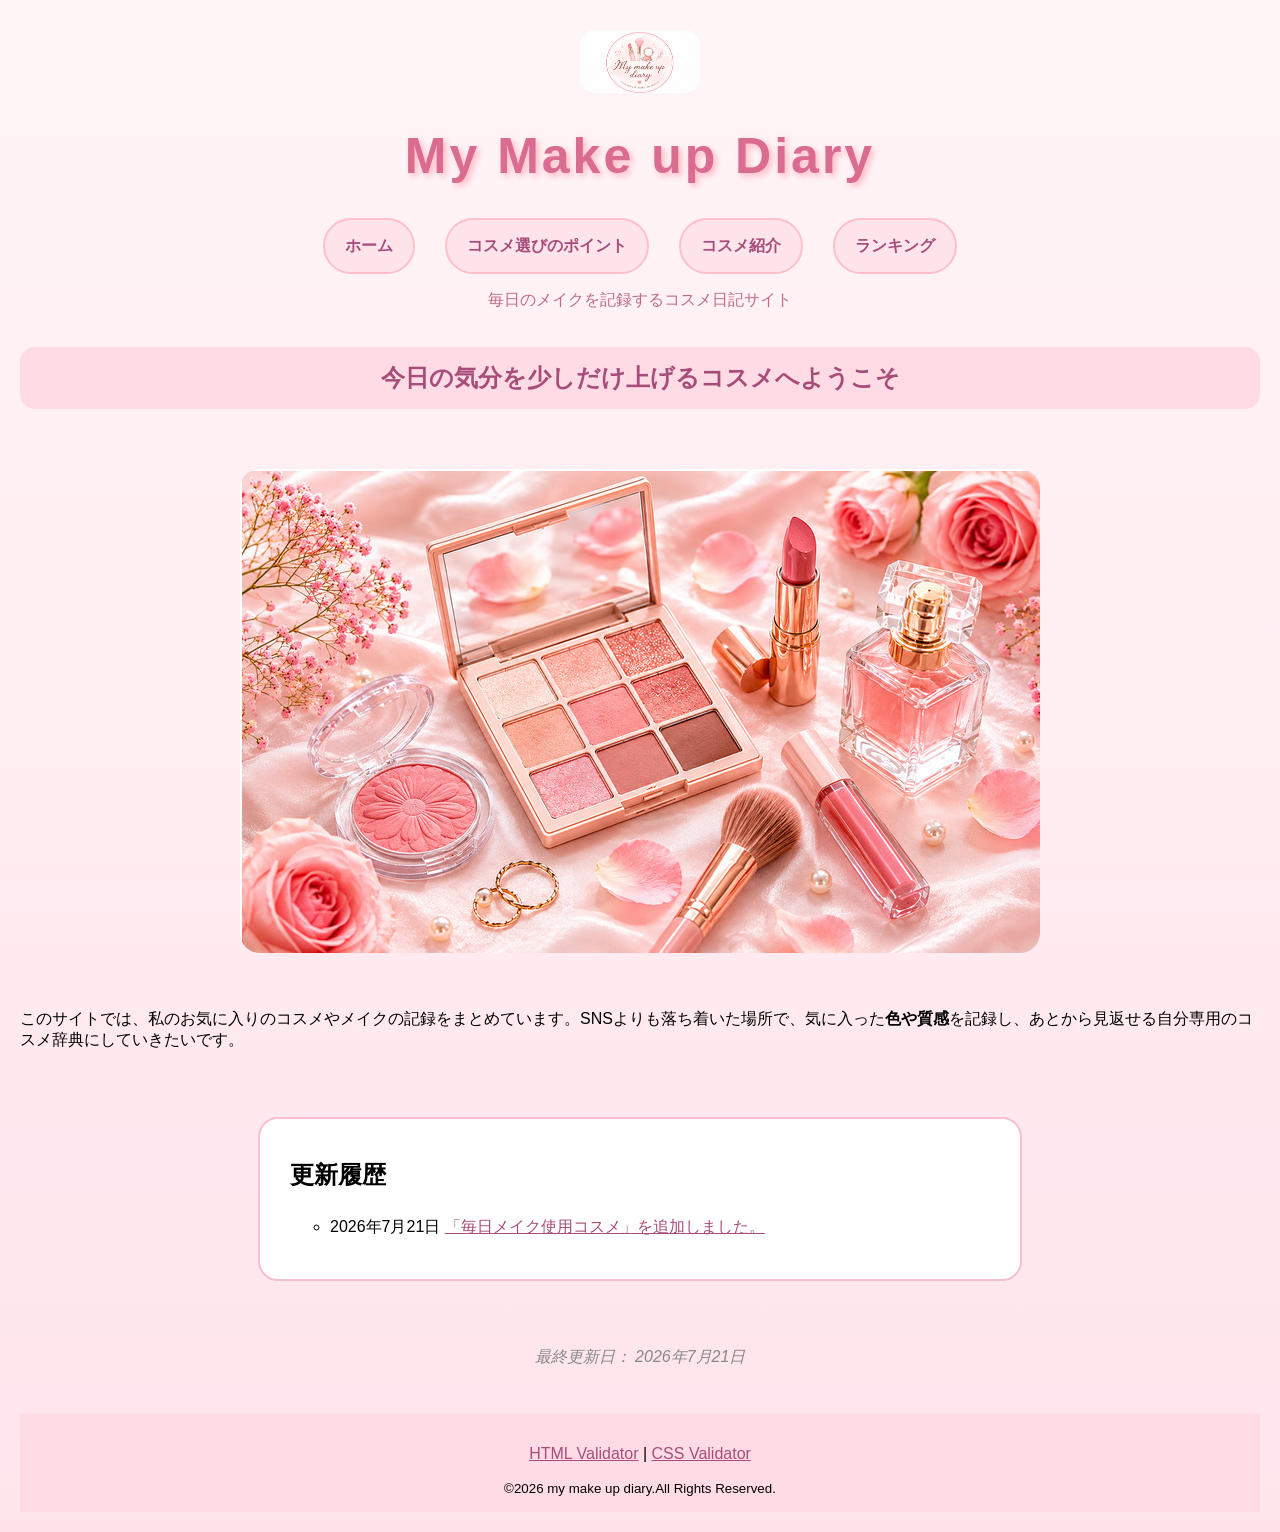
<file: index.html>
<!DOCTYPE html>
<html lang="ja">

<head>
    <meta charset="UTF-8">
    <meta name="description" content="お気に入りのコスメやメイクを紹介するサイトです。">
    <meta name="viewport" content="width=device-width, initial-scale=1">
    <title>トップページ：my make up diary </title>
    <link rel="stylesheet" href="css/mystyle.css">
</head>

<body>

    <header>
        <img src="image/logo.jpg" alt="My make up diaryのロゴ" class="logo" width="950" height="500">
        <h1 class="title">My Make up Diary</h1>
    </header>

    <nav>
        <ul class="menu">
            <li><a href="index.html">ホーム</a></li>
            <li><a href="contents1.html">コスメ選びのポイント</a></li>
            <li><a href="contents2.html">コスメ紹介</a></li>
            <li><a href="contents3.html">ランキング</a></li>
        </ul>
    </nav>

    <p class="intro">
        毎日のメイクを記録するコスメ日記サイト
    </p>
    <article>
        <h2 class="subhead">今日の気分を少しだけ上げるコスメへようこそ</h2>

        <img src="image/main.jpg" alt="コスメのメイン画像" class="main-image" width="800" height="484">
        <p>このサイトでは、私のお気に入りのコスメやメイクの記録をまとめています。SNSよりも落ち着いた場所で、気に入った<strong>色や質感</strong>を記録し、あとから見返せる自分専用のコスメ辞典にしていきたいです。
        </p>

        <div class="update-box">
    <h2>更新履歴</h2>

    <ul>
        <li>
            <time datetime="2026-07-21">2026年7月21日</time>
            <a href="contents2.html#daily">
                「毎日メイク使用コスメ」を追加しました。
            </a>
        </li>
    </ul>
</div>

 <p class="update">
            最終更新日：
            <time datetime="2026-06-09">2026年7月21日</time>
        </p>

    </article>
    <footer>


        <p>
    <a href="https://validator.w3.org/" target="_blank">HTML Validator</a> |
<a href="https://jigsaw.w3.org/css-validator/" target="_blank">CSS Validator</a>
        </p>

        <small>&copy;2026 my make up diary.All Rights Reserved.</small>
    </footer>

</body>

</html>
</file>
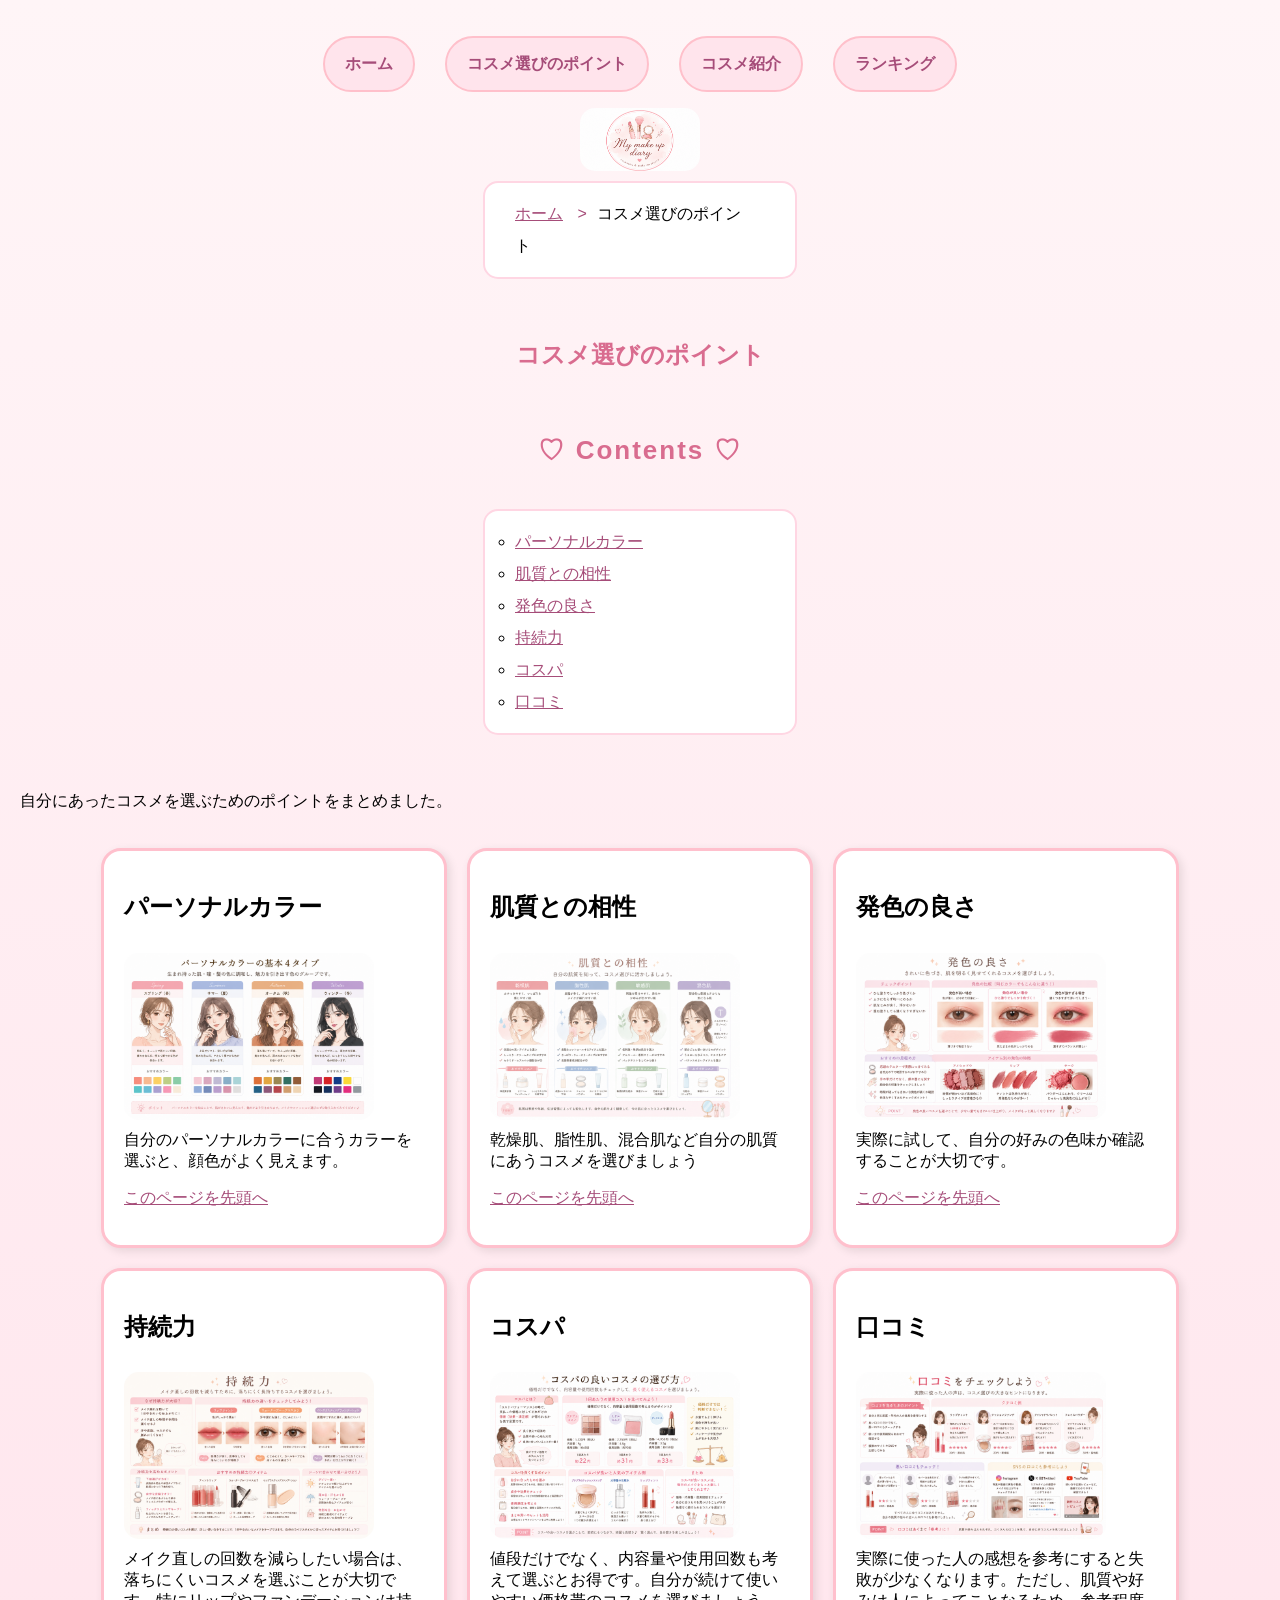
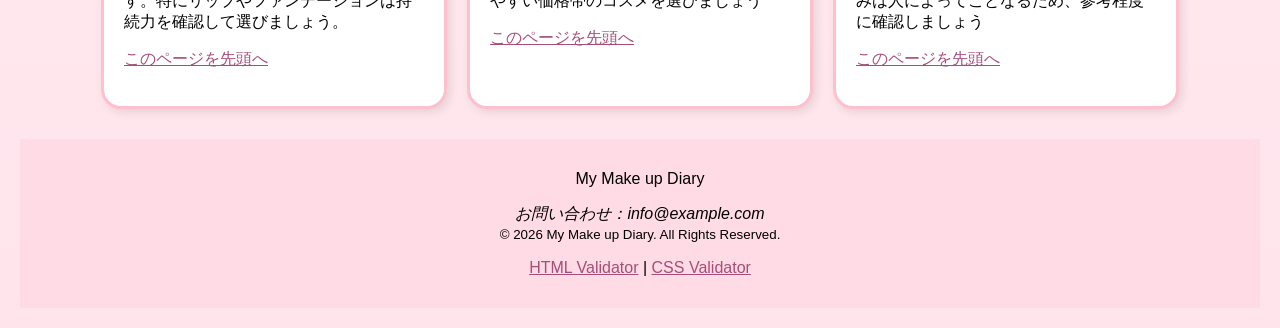
<file: contents1.html>
<!DOCTYPE html>
<html lang="ja">

<head>
    <meta charset="UTF-8">
    <title>コスメ選びのポイント</title>
    <meta name="description" content="コスメ選びのポイントを紹介するページです。">
    <meta name="viewport" content="width=device-width, initial-scale=1">
    <link rel="stylesheet" href="css/mystyle.css">
</head>

<body>
    <header>
        <nav>

<ul class="menu">

<li><a href="index.html">ホーム</a></li>

<li><a href="contents1.html">コスメ選びのポイント</a></li>

<li><a href="contents2.html">コスメ紹介</a></li>

<li><a href="contents3.html">ランキング</a></li>

</ul>

</nav>
        <div class="header-in">
            <img id="pagetop" src="image/logo.jpg" class="logo" alt="コスメ">
        </div>
    </header>
    <article>
        <ul class="breadcrumb">
            <li><a href="index.html">ホーム</a></li>
            <li>コスメ選びのポイント</li>
        </ul>
        <h1>コスメ選びのポイント</h1>
        <h2 class="contents-title">♡ Contents ♡</h2>

<ul>
    <li><a href="#color">パーソナルカラー</a></li>
    <li><a href="#skin">肌質との相性</a></li>
    <li><a href="#pigment">発色の良さ</a></li>
    <li><a href="#lasting">持続力</a></li>
    <li><a href="#cost">コスパ</a></li>
    <li><a href="#review">口コミ</a></li>
</ul>
        <p>自分にあったコスメを選ぶためのポイントをまとめました。</p>
        <section>
            <h2 id="color">パーソナルカラー</h2>
            <img class="point-img" src="image/color.jpg" width="300" height="200" alt="パーソナルカラー">
            <p>自分のパーソナルカラーに合うカラーを選ぶと、顔色がよく見えます。
            </p>
            <p><a href="#pagetop">このページを先頭へ</a></p>
        </section>
        <section>
            <h2 id="skin">肌質との相性</h2>
            <img class="point-img" src="image/skin.jpg" width="300" height="200" alt="肌質との相性">
            <p>乾燥肌、脂性肌、混合肌など自分の肌質にあうコスメを選びましょう
            </p>
            <p><a href="#pagetop">このページを先頭へ</a></p>
        </section>
        <section>
            <h2 id="pigment">発色の良さ</h2>
            <img class="point-img" src="image/color2.jpg" width="300" height="200" alt="発色の良さ">
            <p>実際に試して、自分の好みの色味か確認することが大切です。
            </p>
            <p><a href="#pagetop">このページを先頭へ</a></p>
        </section>
        <section>
            <h2 id="lasting">持続力</h2>
            <img class="point-img" src="image/lasting.jpg" width="300" height="200" alt="持続力">
            <p>メイク直しの回数を減らしたい場合は、落ちにくいコスメを選ぶことが大切です。特にリップやファンデーションは持続力を確認して選びましょう。
            </p>
            <p><a href="#pagetop">このページを先頭へ</a></p>
        </section>
        <section>
            <h2 id="cost">コスパ</h2>
            <img class="point-img" src="image/cost.jpg" width="300" height="200" alt="コスパ">
            <p>値段だけでなく、内容量や使用回数も考えて選ぶとお得です。自分が続けて使いやすい価格帯のコスメを選びましょう</p>
            <p><a href="#pagetop">このページを先頭へ</a></p>
        </section>
        <section>
            <h2 id="review">口コミ</h2>
            <img class="point-img" src="image/review.jpg" width="300" height="200" alt="口コミ">
            <p>実際に使った人の感想を参考にすると失敗が少なくなります。ただし、肌質や好みは人によってことなるため、参考程度に確認しましょう
            </p>
            <p><a href="#pagetop">このページを先頭へ</a></p>
        </section>
    </article>
    <footer>
    <p>My Make up Diary</p>
    <address>お問い合わせ：info@example.com</address>
    <small>&copy; 2026 My Make up Diary. All Rights Reserved.</small>
    <p>
    <a href="https://validator.w3.org/" target="_blank">HTML Validator</a> |
    <a href="https://jigsaw.w3.org/css-validator/" target="_blank">CSS Validator</a>
</p>
</footer>

</body>

</html>
</file>
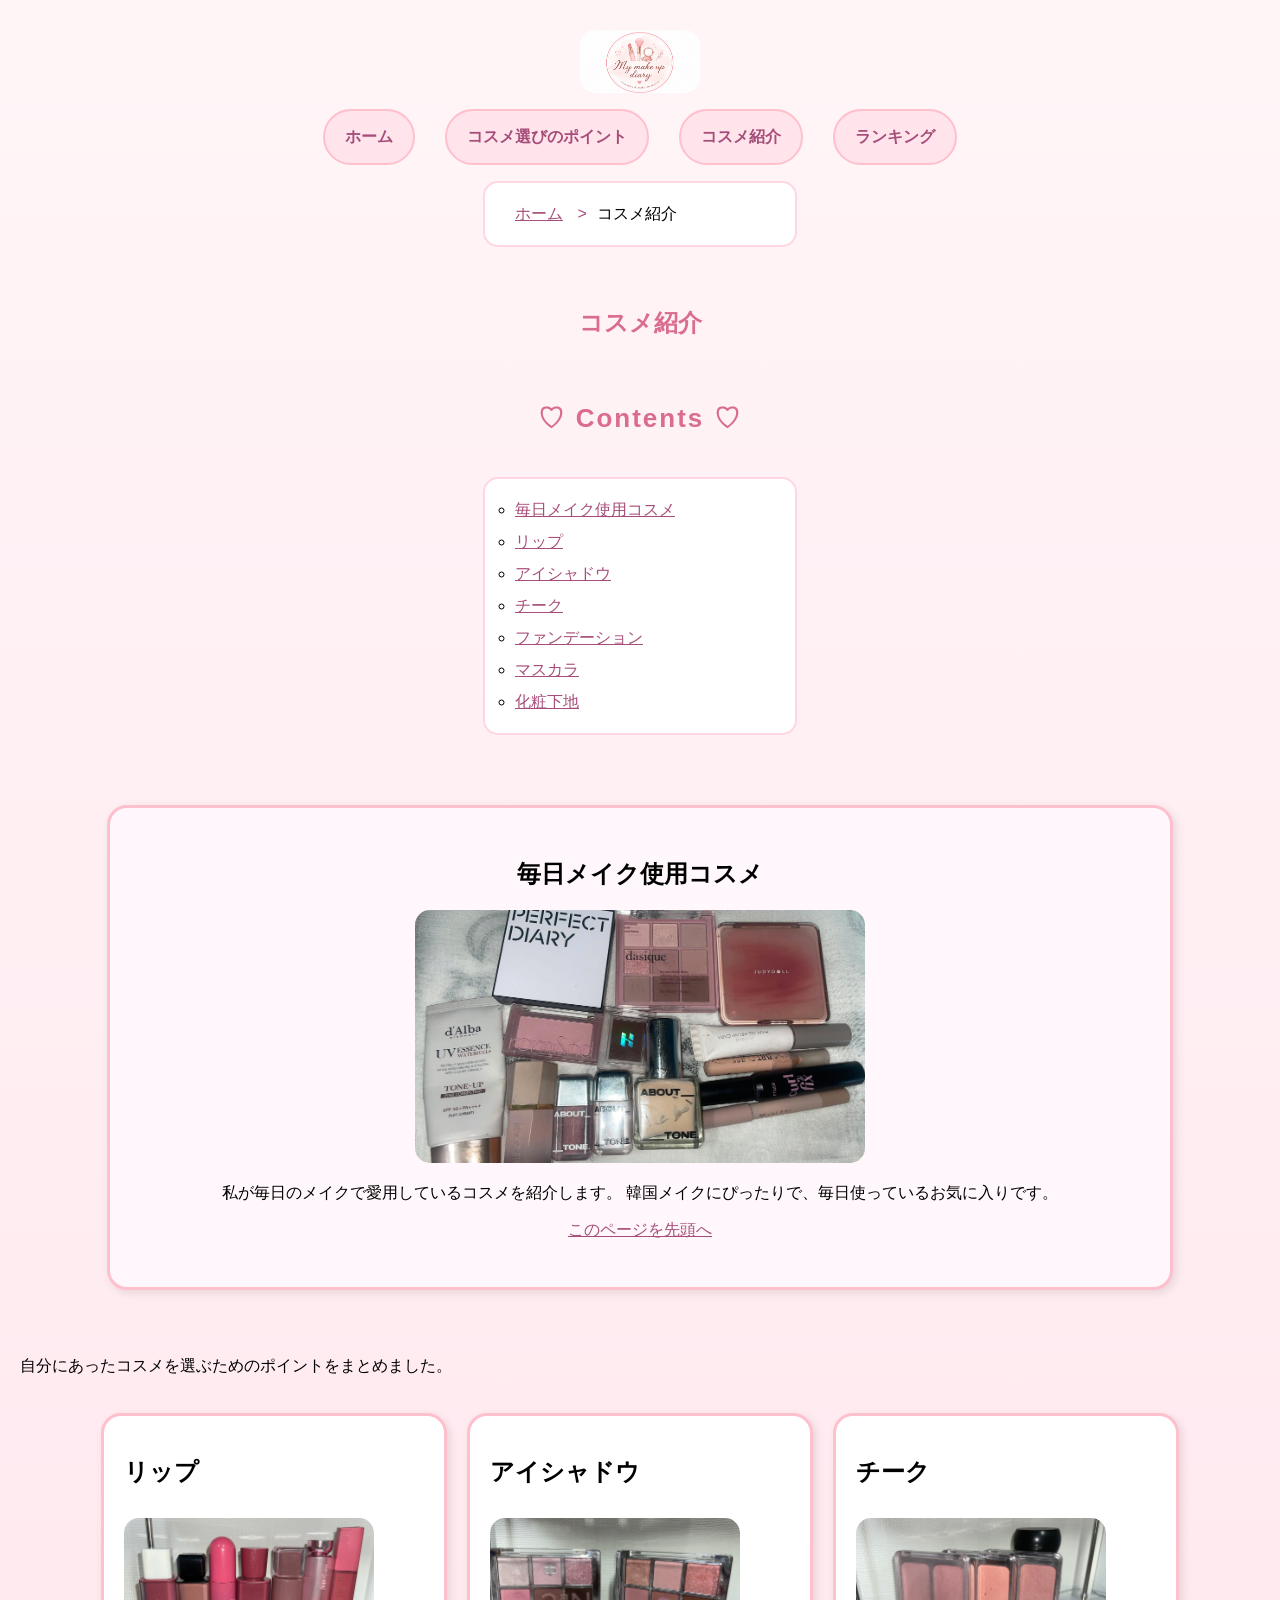
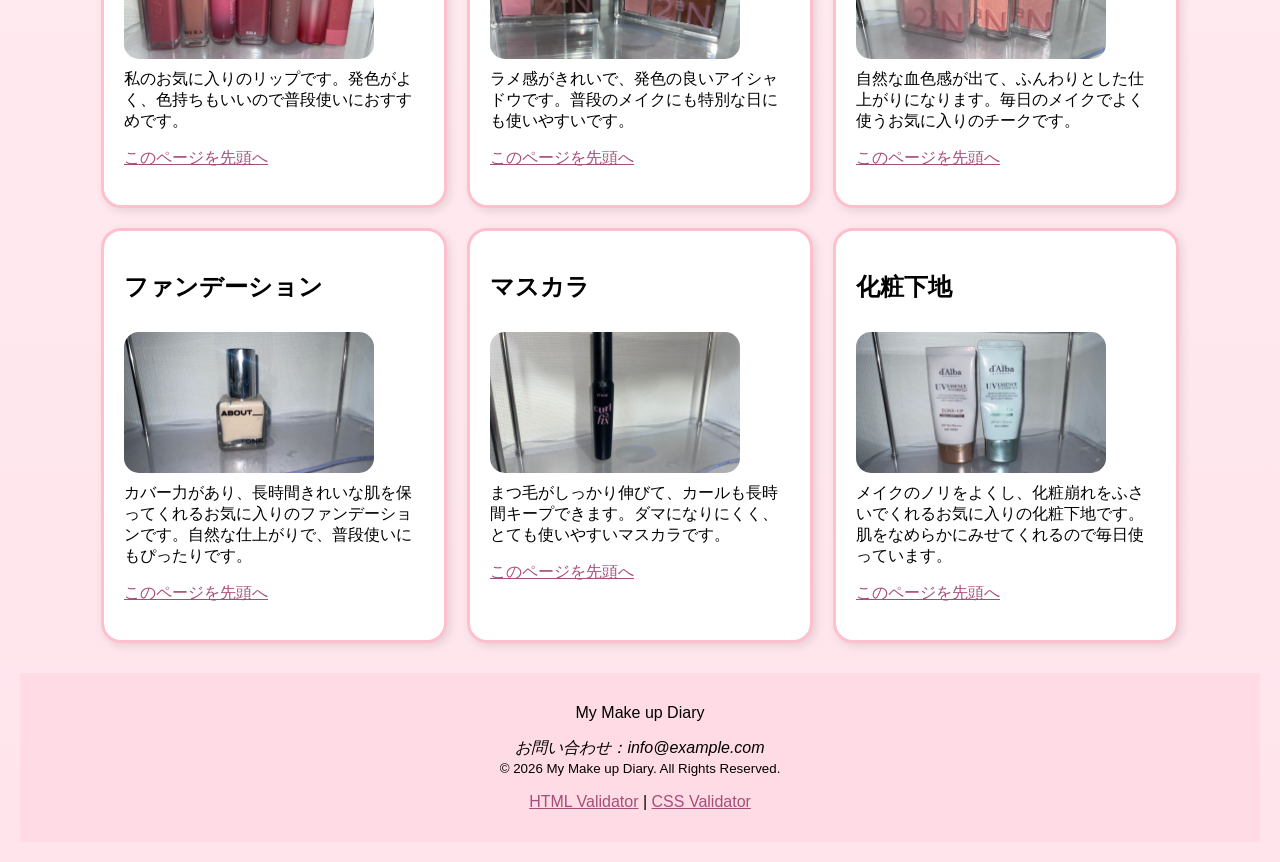
<file: contents2.html>
<!DOCTYPE html>
<html lang="ja">

<head>
    <meta charset="UTF-8">
    <meta name="description" content="おすすめのコスメを紹介するページです。">
    <meta name="viewport" content="width=device-width, initial-scale=1">
    <title>コスメ紹介</title>
    <link rel="stylesheet" href="css/mystyle.css">
</head>

<body>
    <header>
        <div class="header-in">
            <img id="pagetop" src="image/logo.jpg" class="logo" alt="コスメ">
        </div>
    </header>
    <nav>
        <ul class="menu">
            <li><a href="index.html">ホーム</a></li>
            <li><a href="contents1.html">コスメ選びのポイント</a></li>
            <li><a href="contents2.html">コスメ紹介</a></li>
            <li><a href="contents3.html">ランキング</a></li>
        </ul>
    </nav>
    <article>
        <ul class="breadcrumb">
            <li><a href="index.html">ホーム</a></li>
            <li>コスメ紹介</li>
        </ul>
        <h1>コスメ紹介</h1>
        <h2 class="contents-title">♡ Contents ♡</h2>

        <ul>
            <li><a href="#daily">毎日メイク使用コスメ</a></li>
            <li><a href="#lip">リップ</a></li>
            <li><a href="#eye">アイシャドウ</a></li>
            <li><a href="#cheek">チーク</a></li>
            <li><a href="#foundation">ファンデーション</a></li>
            <li><a href="#mascara">マスカラ</a></li>
            <li><a href="#base">化粧下地</a></li>
        </ul>

        <section class="daily-section">
            <h2 id="daily">毎日メイク使用コスメ</h2>

            <img class="daily-img" src="image/dailymake.jpg" alt="毎日メイク">

            <p>
                私が毎日のメイクで愛用しているコスメを紹介します。
                韓国メイクにぴったりで、毎日使っているお気に入りです。
            </p>

            <p><a href="#pagetop">このページを先頭へ</a></p>
        </section>

        <p>自分にあったコスメを選ぶためのポイントをまとめました。</p>
        <section>
            <h2 id="lip">リップ</h2>
            <img class="point-img" src="image/lip.jpg" width="300" height="200" alt="リップ">
            <p>私のお気に入りのリップです。発色がよく、色持ちもいいので普段使いにおすすめです。
            </p>
            <p><a href="#pagetop">このページを先頭へ</a></p>
        </section>
        <section>
            <h2 id="eye">アイシャドウ</h2>
            <img class="point-img" src="image/eye.jpg" width="300" height="200" alt="アイシャドウ">
            <p>ラメ感がきれいで、発色の良いアイシャドウです。普段のメイクにも特別な日にも使いやすいです。
            </p>
            <p><a href="#pagetop">このページを先頭へ</a></p>
        </section>
        <section>
            <h2 id="cheek">チーク</h2>
            <img class="point-img" src="image/cheek.jpg" width="300" height="200" alt="チーク">
            <p>自然な血色感が出て、ふんわりとした仕上がりになります。毎日のメイクでよく使うお気に入りのチークです。
            </p>
            <p><a href="#pagetop">このページを先頭へ</a></p>
        </section>
        <section>
            <h2 id="foundation">ファンデーション</h2>
            <img class="point-img" src="image/abouttone.jpg" width="300" height="200" alt="ファンデーション">
            <p>カバー力があり、長時間きれいな肌を保ってくれるお気に入りのファンデーションです。自然な仕上がりで、普段使いにもぴったりです。
            </p>
            <p><a href="#pagetop">このページを先頭へ</a></p>
        </section>
        <section>
            <h2 id="mascara">マスカラ</h2>
            <img class="point-img" src="image/mascara.jpg" width="300" height="200" alt="マスカラ">
            <p>まつ毛がしっかり伸びて、カールも長時間キープできます。ダマになりにくく、とても使いやすいマスカラです。</p>
            <p><a href="#pagetop">このページを先頭へ</a></p>
        </section>
        <section>
            <h2 id="base">化粧下地</h2>
            <img class="point-img" src="image/dalba.jpg" width="300" height="200" alt="化粧下地">
            <p>メイクのノリをよくし、化粧崩れをふさいでくれるお気に入りの化粧下地です。肌をなめらかにみせてくれるので毎日使っています。
            </p>
            <p><a href="#pagetop">このページを先頭へ</a></p>
        </section>

    </article>
    <footer>
        <p>My Make up Diary</p>
        <address>お問い合わせ：info@example.com</address>
        <small>&copy; 2026 My Make up Diary. All Rights Reserved.</small>
        <p>
            <a href="https://validator.w3.org/" target="_blank">HTML Validator</a> |
            <a href="https://jigsaw.w3.org/css-validator/" target="_blank">CSS Validator</a>
        </p>
    </footer>

</body>

</html>
</file>
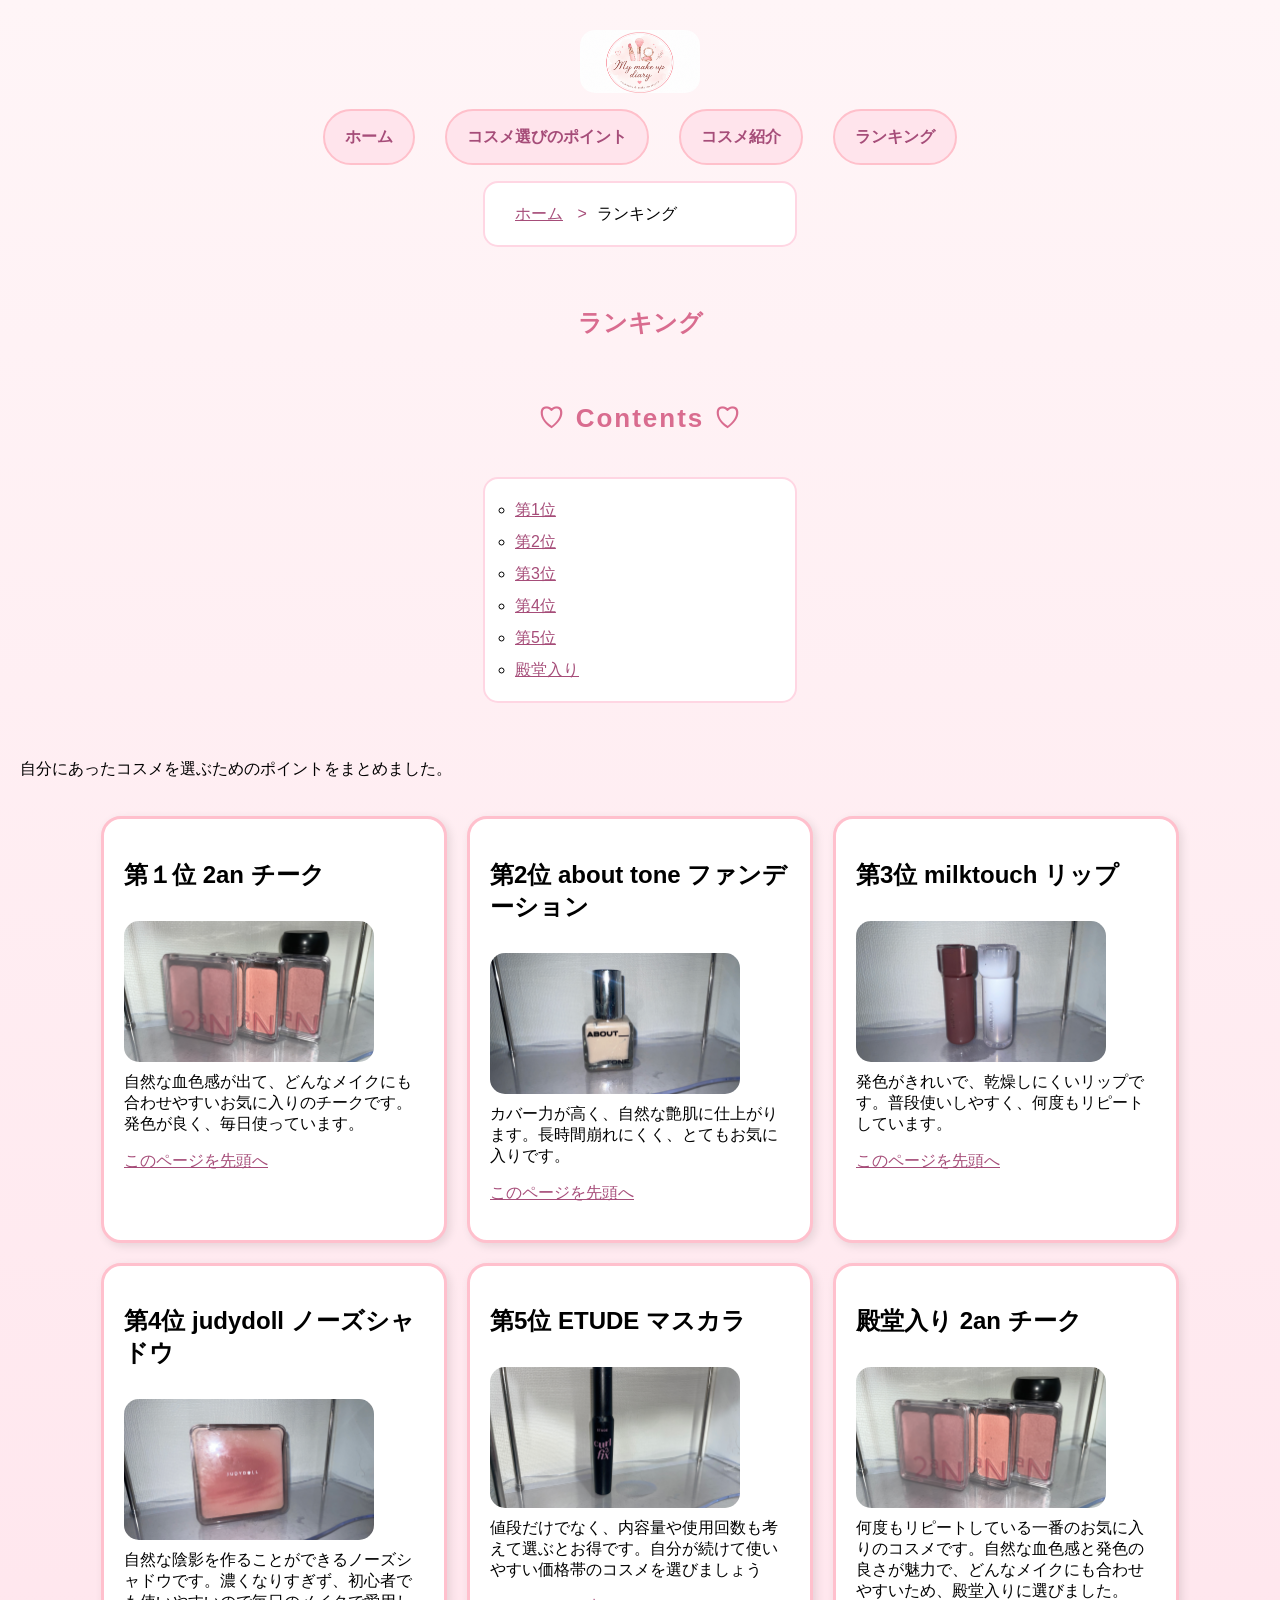
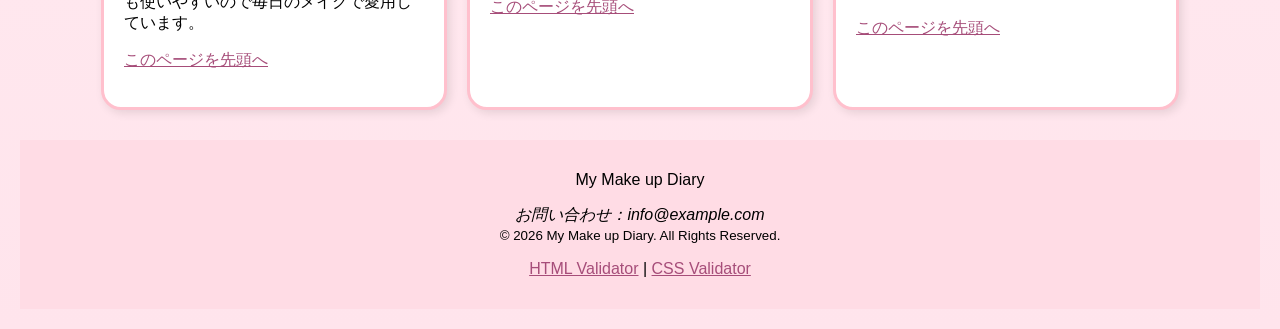
<file: contents3.html>
<!DOCTYPE html>
<html lang="ja">

<head>
    <meta charset="UTF-8">
    <meta name="description" content="おすすめコスメランキングを紹介するページです。">
    <meta name="viewport" content="width=device-width, initial-scale=1">
    <title>ランキング</title>
    <link rel="stylesheet" href="css/mystyle.css">
</head>

<body>
    <header>
        <div class="header-in">
            <img id="pagetop" src="image/logo.jpg" class="logo" alt="コスメ">
        </div>
    </header>
    <nav>
        <ul class="menu">
            <li><a href="index.html">ホーム</a></li>
            <li><a href="contents1.html">コスメ選びのポイント</a></li>
            <li><a href="contents2.html">コスメ紹介</a></li>
            <li><a href="contents3.html">ランキング</a></li>
        </ul>
    </nav>
    <article>
        <ul class="breadcrumb">
            <li><a href="index.html">ホーム</a></li>
            <li>ランキング</li>
        </ul>
        <h1>ランキング</h1>
        <h2 class="contents-title">♡ Contents ♡</h2>

        <ul>
            <li><a href="#rank1">第1位</a></li>
            <li><a href="#rank2">第2位</a></li>
            <li><a href="#rank3">第3位</a></li>
            <li><a href="#rank4">第4位</a></li>
            <li><a href="#rank5">第5位</a></li>
            <li><a href="#hall">殿堂入り</a></li>
        </ul>
        <p>自分にあったコスメを選ぶためのポイントをまとめました。</p>
        <section>
            <h2 id="rank1">第１位 2an チーク</h2>
            <img class="point-img" src="image/cheek.jpg" width="300" height="200" alt="チーク">
            <p>自然な血色感が出て、どんなメイクにも合わせやすいお気に入りのチークです。発色が良く、毎日使っています。
            </p>
            <p><a href="#pagetop">このページを先頭へ</a></p>
        </section>
        <section>
            <h2 id="rank2">第2位 about tone ファンデーション</h2>
            <img class="point-img" src="image/abouttone.jpg" width="300" height="200" alt="ファンデーション">
            <p>カバー力が高く、自然な艶肌に仕上がります。長時間崩れにくく、とてもお気に入りです。
            </p>
            <p><a href="#pagetop">このページを先頭へ</a></p>
        </section>
        <section>
            <h2 id="rank3">第3位 milktouch リップ</h2>
            <img class="point-img" src="image/milktouch.jpg" width="300" height="200" alt="リップ">
            <p>発色がきれいで、乾燥しにくいリップです。普段使いしやすく、何度もリピートしています。
            </p>
            <p><a href="#pagetop">このページを先頭へ</a></p>
        </section>
        <section>
            <h2 id="rank4">第4位 judydoll ノーズシャドウ</h2>
            <img class="point-img" src="image/judydoll.jpg" width="300" height="200" alt="ノーズシャドウ">
            <p>自然な陰影を作ることができるノーズシャドウです。濃くなりすぎず、初心者でも使いやすいので毎日のメイクで愛用しています。
            </p>
            <p><a href="#pagetop">このページを先頭へ</a></p>
        </section>
        <section>
            <h2 id="rank5">第5位 ETUDE マスカラ</h2>
            <img class="point-img" src="image/mascara.jpg" width="300" height="200" alt="マスカラ">
            <p>値段だけでなく、内容量や使用回数も考えて選ぶとお得です。自分が続けて使いやすい価格帯のコスメを選びましょう</p>
            <p><a href="#pagetop">このページを先頭へ</a></p>
        </section>
        <section>
            <h2 id="hall">殿堂入り 2an チーク</h2>
            <img class="point-img" src="image/cheek.jpg" width="300" height="200" alt="チーク">
            <p>何度もリピートしている一番のお気に入りのコスメです。自然な血色感と発色の良さが魅力で、どんなメイクにも合わせやすいため、殿堂入りに選びました。
            </p>
            <p><a href="#pagetop">このページを先頭へ</a></p>
        </section>
    </article>
    <footer>
        <p>My Make up Diary</p>
        <address>お問い合わせ：info@example.com</address>
        <small>&copy; 2026 My Make up Diary. All Rights Reserved.</small>
        <p>
    <a href="https://validator.w3.org/" target="_blank">HTML Validator</a> |
    <a href="https://jigsaw.w3.org/css-validator/" target="_blank">CSS Validator</a>
</p>
    </footer>

</body>

</html>
</file>
<file: css/mystyle.css>
@charset "utf-8";

.title {
    font-size: 50px;
    text-align: center;
    text-shadow: 3px 3px 6px #ffb6c1;
    letter-spacing: 3px;
    color: #d96c8f;
}

body {
    background-color: #fff5f7;
    margin: 0;
    padding: 20px;
    font-family: sans-serif;
}

footer {
    background-color: #ffdce5;
    text-align: center;
    padding: 15px;
    margin-top: 30px;
}

.subhead {
    background-color: #ffdce5;
    color: #a64d79;
    padding: 15px;
    border-radius: 15px;
    text-align: center;
}

img {
    border-radius: 15px;
    display: block;
    margin: 20px 0;
}

.intro {
    text-align: center;
    color: #c06c84;
}

.logo {
    width: 120px;
    height: auto;
    margin: 10px auto;
}

.main-image {
    max-width: 100%;
    height: auto;
    margin: 20px auto;
    border-radius: 20px;
    float: none;
}

ul {
    list-style-type: circle;
    line-height: 2;
}

ol {
    list-style-type: decimal;
    line-height: 2;
    font-size: 22px;
    font-weight: bold;
    color: #a64d79;
    width: fit-content;
    margin: 20px auto;
}

.update {
    text-align: center;
    color: #888;
    font-style: italic;
}

.menu {
    list-style: none;
    display: flex;
    justify-content: center;
    gap: 30px;
    padding: 0;
}

.menu a {
    text-decoration: none;
    color: #a64d79;
    font-weight: bold;
    background-color: #ffe4ec;
    padding: 10px 20px;
    border-radius: 30px;
    border: 2px solid #ffc0cb ;
    transition: 0.3s;
    display: inline-block;
}

.menu a:hover {
    background-color: #ffc8da;
    color: white;
    transform: translateY(-3px);
}

@media screen and (max-width:768px) {

    .menu {
        flex-direction: column;
        text-align: center;
    }

    .cosme-box {
        flex-direction: column;
        align-items: center;
    }

    section {
        width: 90%;
    }
}

.breadcrumb li {
    display: inline;
    margin-right: 10px;
}

.breadcrumb li+li::before {
    content: ">";
    margin-right: 10px;
    color: #a64d79;
}

article {
    display: flex;
    flex-wrap: wrap;
    justify-content: center;
    gap: 20px;
}

section {
    width: 300px;
    background-color: #fff;
    border: 3px solid #ffc0cd;
    border-radius: 20px;
    box-shadow: 3px 3px 10px rgba(0, 0, 0, 0.1);
    padding: 20px;
    transition: 0.3s;
}
    section:hover {
    transform: translateY(-5px);
    box-shadow: 0 8px 20px rgba(255, 182, 193, 0.4);
}


body {
    background: linear-gradient(to bottom, #fff5f7, #ffe4ec);
}

.point-img {
    width: 250px;
    height: auto;
    border-radius: 15px;
    display: block;
    margin: 10px auto;
}


.point-img {
    float: left;
    margin-right: 20px;
}

section p {
    clear: both;
}

.ranking-list li {
    text-align: center;
    margin: 5px 0;
}


article > h1,
article > h2,
article > ul,
article > p {
    width: 100%;
}

article > h1{
    text-align: center;
    color: #d96c8f;
}

article>h2 {
    text-align: left;
}

article>ul {
width: 250px;
    margin: 0 auto 20px;
    padding: 15px 30px;
    background: white;
    border: 2px solid #ffd6e3;
    border-radius: 15px;
}

.contents-title{
    text-align:center;
    color:#d96c8f;
    font-size:26px;
    letter-spacing:2px;
}

a:link {
    color: #a64d79;
}

a:visited {
    color: #b76e9b;
}

a:active {
    color: #ff1493;
}

@media print {
    nav {
        display: none;
    }
}

.update-box{
    width: 700px;
    margin: 30px auto;
    padding: 20px 30px;
    border: 2px solid #f6bfd4;
    border-radius: 20px;
    background-color: white;
}
.daily-img{
    width:100%;
    max-width:450px;
    height:auto;
    display:block;
    margin:20px auto;
    border-radius:15px;
}

.daily-section{
    width:100%;
    max-width:1000px;
    margin:30px auto;
    padding:30px;
    text-align:center;
    background:#fff7fb;
    border:3px solid #ffc0cd;
    border-radius:20px;
}

.contents-list{
    width:100% !important;
    display:flex;
    justify-content:center;
    flex-wrap:wrap;
    gap:25px;
    list-style:none;
    padding:0;
}

.contents-list li{
    margin:0;
}
</file>
